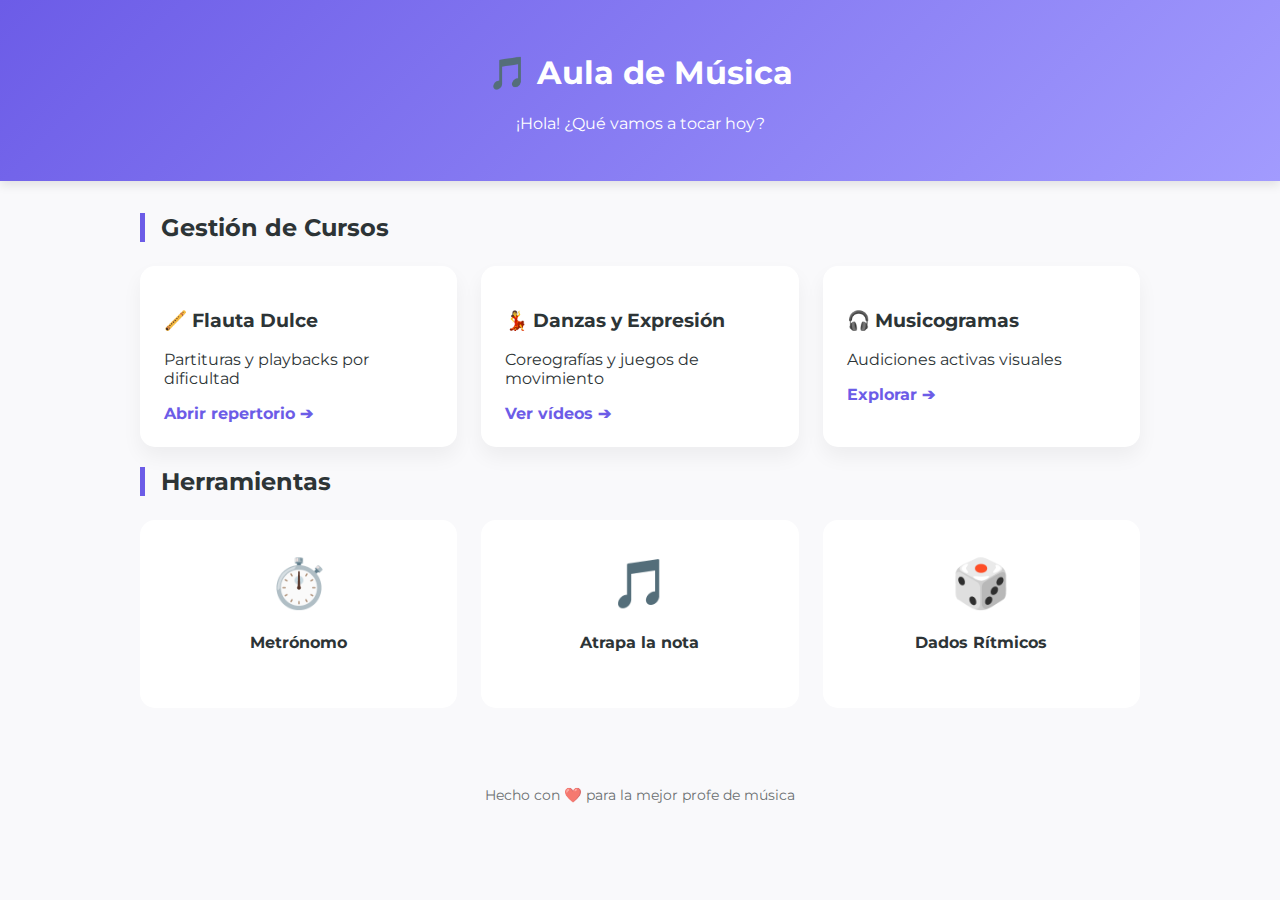
<file: index.html>
<!DOCTYPE html>
<html lang="es">
<head>
    <meta charset="UTF-8">
    <meta name="viewport" content="width=device-width, initial-scale=1.0">
    <title>Aula Musical | Panel de Control</title>
    <link rel="stylesheet" href="style.css">
    <link href="https://fonts.googleapis.com/css2?family=Montserrat:wght@400;700&display=swap" rel="stylesheet">
</head>
<body>

    <header>
        <h1>🎵 Aula de Música</h1>
        <p>¡Hola! ¿Qué vamos a tocar hoy?</p>
    </header>

    <main class="container">
        <section class="section">
            <h2>Gestión de Cursos</h2>
            <div class="grid">
                <a href="repertorio-flauta.html" class="card" style="text-decoration: none; color: inherit;">
                    <h3>🪈 Flauta Dulce</h3>
                    <p>Partituras y playbacks por dificultad</p>
                    <span style="color: var(--primary); font-weight: bold;">Abrir repertorio ➔</span>
                </a>
                
                <a href="danzas.html" class="card" style="text-decoration: none; color: inherit;">
                    <h3>💃 Danzas y Expresión</h3>
                    <p>Coreografías y juegos de movimiento</p>
                    <span style="color: var(--primary); font-weight: bold;">Ver vídeos ➔</span>
                </a>
                
                <a href="musicogramas.html" class="card" style="text-decoration: none; color: inherit;">
                    <h3>🎧 Musicogramas</h3>
                    <p>Audiciones activas visuales</p>
                    <span style="color: var(--primary); font-weight: bold;">Explorar ➔</span>
                </a>
            </div>
        </section>

        <section class="section">
            <h2>Herramientas</h2>
            <div class="tools-grid">
                <a href="herramientas/metronomo.html" class="tool-card">
                    <span>⏱️</span>
                    <h4>Metrónomo</h4>
                </a>
                <a href="herramientas/atrapa-la-nota.html" class="tool-card">
                    <span>🎵</span>
                    <h4>Atrapa la nota</h4>
                </a>
                <a href="herramientas/ritmos.html" class="tool-card">
                    <span>🎲</span>
                    <h4>Dados Rítmicos</h4>
                </a>
            </div>
        </section>
    </main>

    <footer>
        <p>Hecho con ❤️ para la mejor profe de música</p>
    </footer>

</body>
</html>
</file>
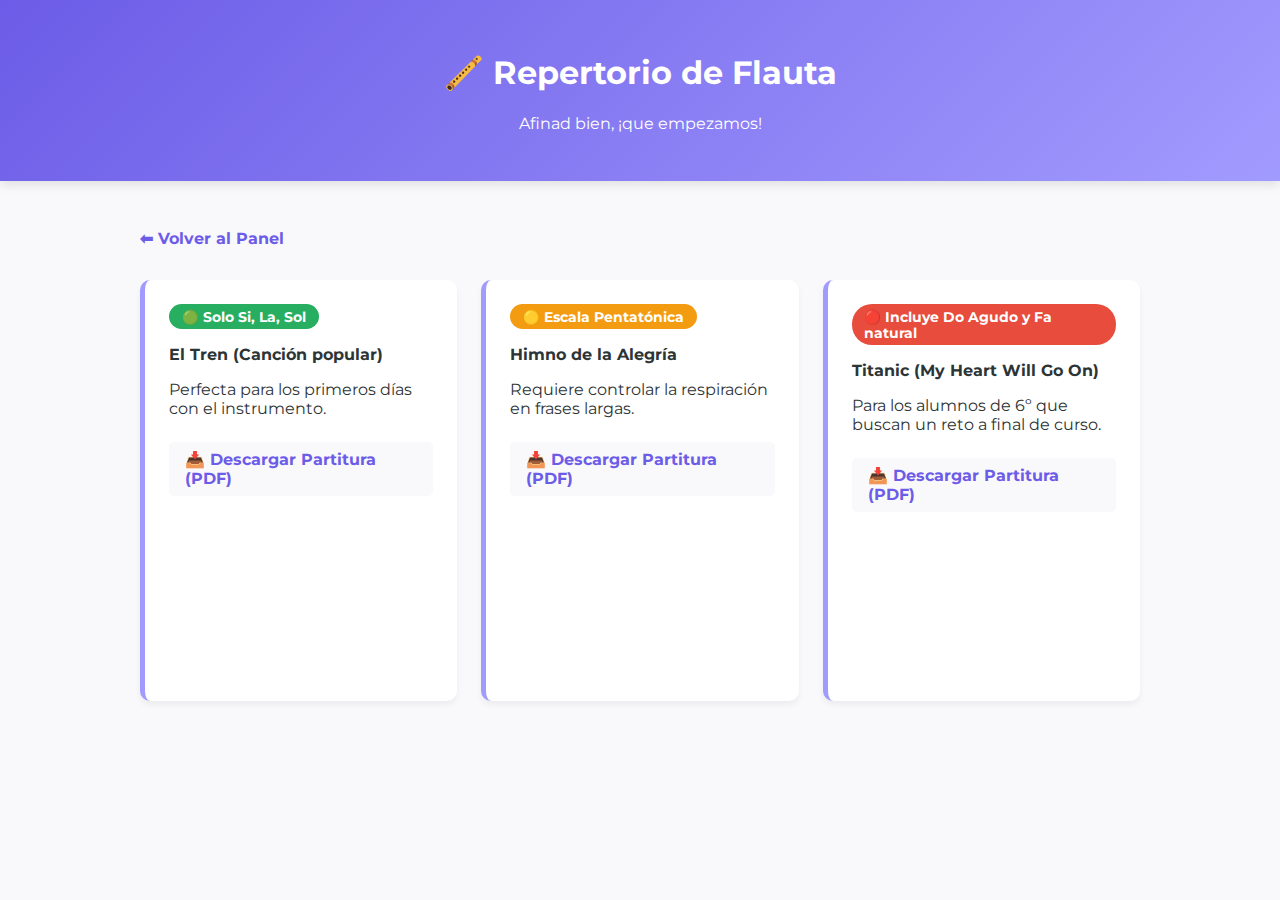
<file: repertorio-flauta.html>
<!DOCTYPE html>
<html lang="es">
<head>
    <meta charset="UTF-8">
    <meta name="viewport" content="width=device-width, initial-scale=1.0">
    <title>Flauta Dulce | Aula de Música</title>
    <link rel="stylesheet" href="style.css">
    <link href="https://fonts.googleapis.com/css2?family=Montserrat:wght@400;700&display=swap" rel="stylesheet">
</head>
<body>

    <header>
        <h1>🪈 Repertorio de Flauta</h1>
        <p>Afinad bien, ¡que empezamos!</p>
    </header>

    <main class="container">
        <a href="index.html" class="btn-volver">⬅ Volver al Panel</a>

        <div class="grid-canciones">
            
            <div class="recurso-item">
                <span class="etiqueta facil">🟢 Solo Si, La, Sol</span>
                <h4>El Tren (Canción popular)</h4>
                <p>Perfecta para los primeros días con el instrumento.</p>
                <a href="#" target="_blank">📥 Descargar Partitura (PDF)</a>
                
                <div class="video-responsive">
                    <iframe src="https://www.youtube.com/embed/ej_D3zQ-K_Q" allowfullscreen></iframe>
                </div>
            </div>

            <div class="recurso-item">
                <span class="etiqueta medio">🟡 Escala Pentatónica</span>
                <h4>Himno de la Alegría</h4>
                <p>Requiere controlar la respiración en frases largas.</p>
                <a href="#" target="_blank">📥 Descargar Partitura (PDF)</a>
                
                <div class="video-responsive">
                    <iframe src="https://www.youtube.com/watch?v=AbT9iBusCgM" allowfullscreen></iframe>
                </div>
            </div>

            <div class="recurso-item">
                <span class="etiqueta dificil">🔴 Incluye Do Agudo y Fa natural</span>
                <h4>Titanic (My Heart Will Go On)</h4>
                <p>Para los alumnos de 6º que buscan un reto a final de curso.</p>
                <a href="#" target="_blank">📥 Descargar Partitura (PDF)</a>
                
                <div class="video-responsive">
                    <iframe src="https://www.youtube.com/embed/k2RPKMJmSp0" allowfullscreen></iframe>
                </div>
            </div>

        </div>
    </main>

</body>
</html>
</file>
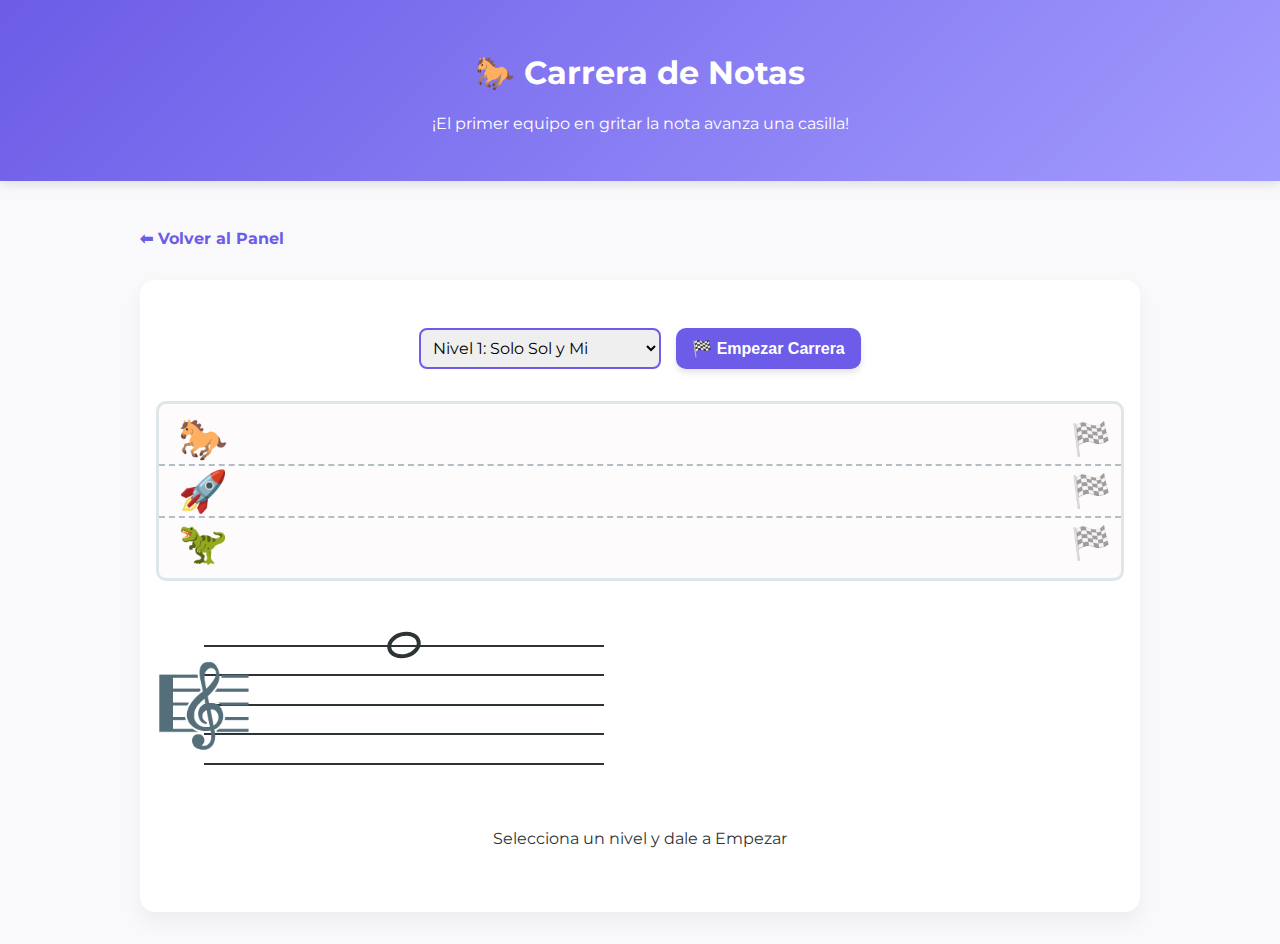
<file: herramientas/atrapa-la-nota.html>
<!DOCTYPE html>
<html lang="es">
<head>
    <meta charset="UTF-8">
    <meta name="viewport" content="width=device-width, initial-scale=1.0">
    <title>Carrera de Notas | Aula de Música</title>
    <link rel="stylesheet" href="../style.css">
    <link href="https://fonts.googleapis.com/css2?family=Montserrat:wght@400;700&display=swap" rel="stylesheet">
</head>
<body>

    <header>
        <h1>🐎 Carrera de Notas</h1>
        <p>¡El primer equipo en gritar la nota avanza una casilla!</p>
    </header>

    <main class="container">
        <a href="../index.html" class="btn-volver">⬅ Volver al Panel</a>

        <section class="juego-container" id="zona-juego">
            
            <div class="controles-carrera">
                <select id="selector-nivel">
                    <option value="1">Nivel 1: Solo Sol y Mi</option>
                    <option value="2">Nivel 2: Escala de Do a Do</option>
                    <option value="3">Nivel 3: Clave de Fa y Sol</option>
                </select>
                <button class="btn-nota" onclick="iniciarCarrera()" style="padding: 0.5rem 1rem; font-size: 1rem;">🏁 Empezar Carrera</button>
            </div>

            <div class="pista-carreras">
                <div class="carril">
                    <span class="meta">🏁</span>
                    <div class="caballo" id="caballo-1">🐎</div>
                </div>
                <div class="carril">
                    <span class="meta">🏁</span>
                    <div class="caballo" id="caballo-2">🚀</div>
                </div>
                <div class="carril">
                    <span class="meta">🏁</span>
                    <div class="caballo" id="caballo-3">🦖</div>
                </div>
            </div>

            <div class="pentagrama">
                <div id="clave-musical" class="clave">🎼</div>

                <div class="linea-pentagrama"></div>
                <div class="linea-pentagrama"></div>
                <div class="linea-pentagrama"></div>
                <div class="linea-pentagrama"></div>
                <div class="linea-pentagrama"></div>
                
                <div id="nota"></div>
            </div>

            <div id="mensaje-feedback" style="margin-bottom: 1rem;">Selecciona un nivel y dale a Empezar</div>

            <div class="botones-notas" id="contenedor-botones" style="display: none;">
                <button class="btn-nota equipo-1" onclick="avanzarEquipo(1)">+1 Equipo 🐎</button>
                <button class="btn-nota equipo-2" onclick="avanzarEquipo(2)">+1 Equipo 🚀</button>
                <button class="btn-nota equipo-3" onclick="avanzarEquipo(3)">+1 Equipo 🦖</button>
                <button class="btn-nota" style="background: #95a5a6;" onclick="mostrarRespuesta()">👀 Ver Respuesta</button>
            </div>
            
        </section>
    </main>

    <script src="atrapa-la-nota.js"></script>
</body>
</html>
</file>
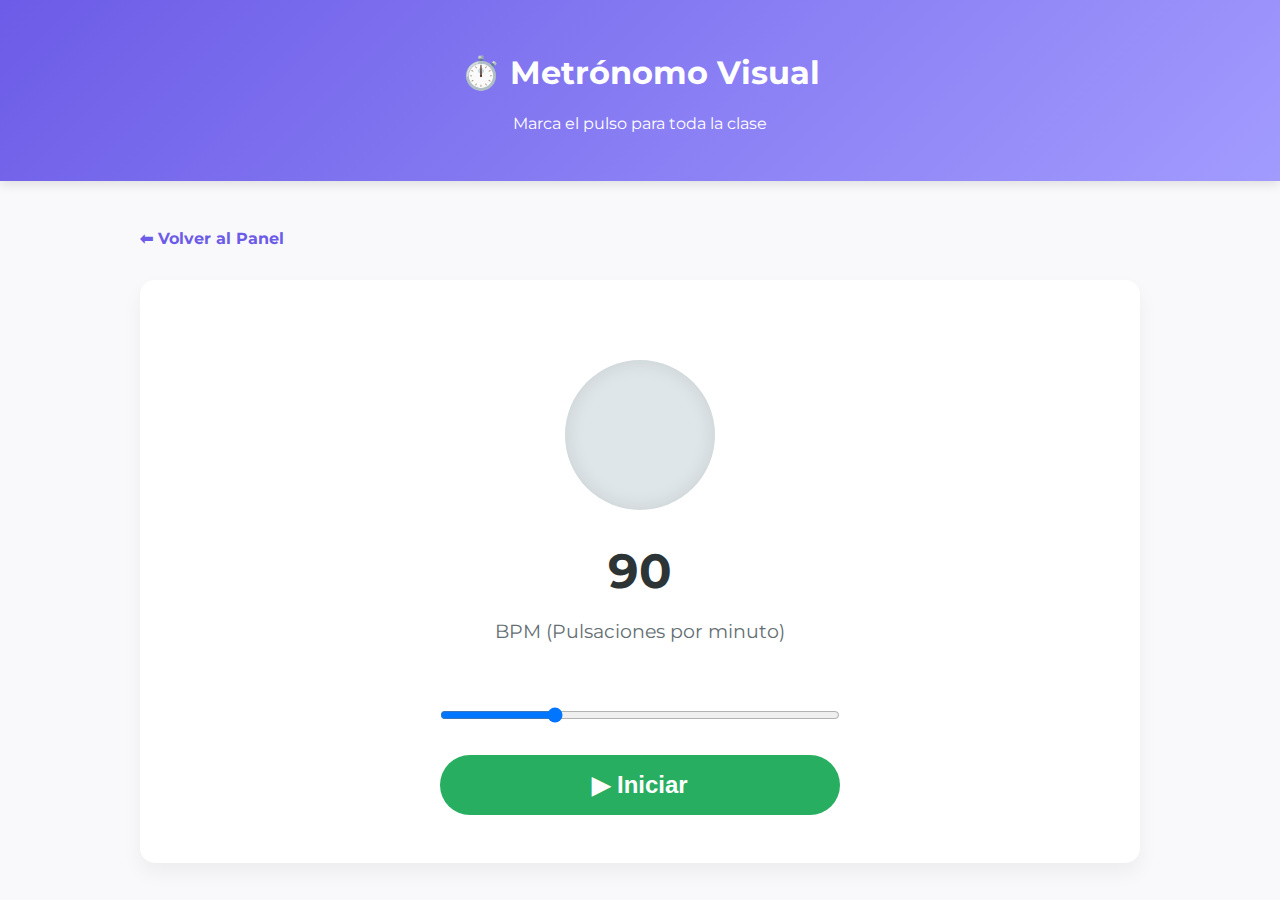
<file: herramientas/metronomo.html>
<!DOCTYPE html>
<html lang="es">
<head>
    <meta charset="UTF-8">
    <meta name="viewport" content="width=device-width, initial-scale=1.0">
    <title>Metrónomo | Aula de Música</title>
    <link rel="stylesheet" href="../style.css">
    <link href="https://fonts.googleapis.com/css2?family=Montserrat:wght@400;700&display=swap" rel="stylesheet">
    <style>
        /* Estilos específicos del metrónomo */
        .metronomo-container {
            text-align: center;
            background: white;
            padding: 3rem 2rem;
            border-radius: 15px;
            box-shadow: 0 10px 20px rgba(0,0,0,0.05);
            margin-top: 2rem;
            display: flex;
            flex-direction: column;
            align-items: center;
        }

        /* El círculo que parpadea al ritmo */
        .indicador-visual {
            width: 150px;
            height: 150px;
            background-color: #dfe6e9;
            border-radius: 50%;
            margin: 2rem auto;
            transition: all 0.1s ease;
            box-shadow: inset 0 0 20px rgba(0,0,0,0.1);
        }

        /* La clase que se activa en cada "golpe" */
        .indicador-visual.latido {
            background-color: var(--primary);
            transform: scale(1.1);
            box-shadow: 0 0 30px var(--primary);
        }

        /* Controles (Deslizador y Botón) */
        .controles {
            width: 100%;
            max-width: 400px;
        }

        #bpm-valor {
            font-size: 3rem;
            font-weight: bold;
            color: var(--text);
            margin: 0;
        }

        .bpm-label {
            color: #636e72;
            font-size: 1.2rem;
            margin-bottom: 2rem;
        }

        /* Estilo del slider (rango) */
        input[type=range] {
            width: 100%;
            margin: 2rem 0;
            cursor: pointer;
        }

        .btn-play {
            background: #27ae60;
            color: white;
            border: none;
            padding: 1rem 3rem;
            font-size: 1.5rem;
            font-weight: bold;
            border-radius: 50px;
            cursor: pointer;
            transition: background 0.2s, transform 0.1s;
            width: 100%;
        }

        .btn-play:hover {
            background: #219150;
        }

        .btn-play:active {
            transform: scale(0.95);
        }

        /* Botón en estado "Detener" */
        .btn-play.parar {
            background: #e74c3c;
        }
        
        .btn-play.parar:hover {
            background: #c0392b;
        }
    </style>
</head>
<body>

    <header>
        <h1>⏱️ Metrónomo Visual</h1>
        <p>Marca el pulso para toda la clase</p>
    </header>

    <main class="container">
        <a href="../index.html" class="btn-volver">⬅ Volver al Panel</a>

        <section class="metronomo-container">
            <div id="indicador" class="indicador-visual"></div>

            <div class="controles">
                <p id="bpm-valor">90</p>
                <p class="bpm-label">BPM (Pulsaciones por minuto)</p>

                <input type="range" id="bpm-slider" min="40" max="220" value="90">

                <button id="btn-play" class="btn-play" onclick="toggleMetronomo()">▶ Iniciar</button>
            </div>
        </section>
    </main>

    <script src="metronomo.js"></script>
</body>
</html>
</file>
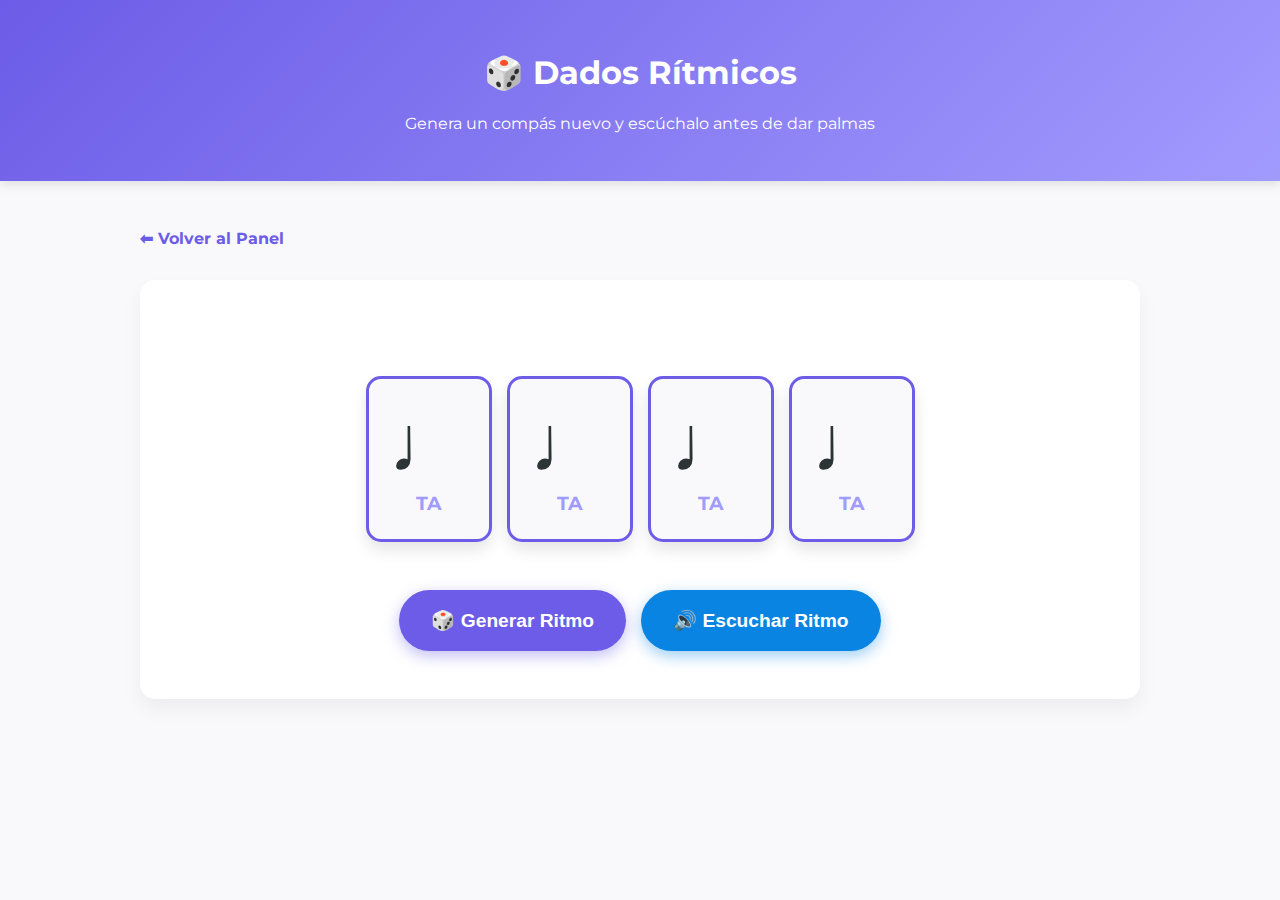
<file: herramientas/ritmos.html>
<!DOCTYPE html>
<html lang="es">
<head>
    <meta charset="UTF-8">
    <meta name="viewport" content="width=device-width, initial-scale=1.0">
    <title>Dados Rítmicos | Aula de Música</title>
    <link rel="stylesheet" href="../style.css">
    <link href="https://fonts.googleapis.com/css2?family=Montserrat:wght@400;700&display=swap" rel="stylesheet">
    <style>
        .ritmos-container {
            text-align: center;
            background: white;
            padding: 3rem 2rem;
            border-radius: 15px;
            box-shadow: 0 10px 20px rgba(0,0,0,0.05);
            margin-top: 2rem;
        }

        .mesa-dados {
            display: flex;
            justify-content: center;
            gap: 15px;
            margin: 3rem 0;
            flex-wrap: wrap;
        }

        .dado {
            background: #f9f9fb;
            border: 3px solid var(--primary);
            border-radius: 15px;
            width: 120px;
            height: 160px;
            display: flex;
            flex-direction: column;
            justify-content: center;
            align-items: center;
            box-shadow: 0 8px 15px rgba(0,0,0,0.1);
            transition: transform 0.4s ease, opacity 0.4s ease, background-color 0.2s, box-shadow 0.2s;
        }

        .dado.volteando {
            transform: rotateY(90deg) scale(0.9);
            opacity: 0.5;
        }

        /* --- NUEVO: EFECTO DE ILUMINACIÓN --- */
        .dado.activo {
            border-color: #27ae60;
            background-color: #e8f8f5; /* Un verde súper clarito */
            transform: scale(1.1); /* Se hace un poco más grande */
            box-shadow: 0 0 25px rgba(39, 174, 96, 0.5); /* Resplandor verde */
            z-index: 10;
        }

        .figura-musical {
            font-size: 5rem;
            color: var(--text);
            margin-bottom: 0.5rem;
            line-height: 1;
        }

        .sílaba-kodaly {
            font-size: 1.2rem;
            font-weight: bold;
            color: var(--secondary);
            text-transform: uppercase;
        }

        .botones-accion {
            display: flex;
            justify-content: center;
            gap: 15px;
            flex-wrap: wrap;
        }

        .btn-lanzar, .btn-escuchar {
            color: white;
            border: none;
            padding: 1.2rem 2rem;
            font-size: 1.2rem;
            font-weight: bold;
            border-radius: 50px;
            cursor: pointer;
            transition: transform 0.2s, background 0.2s, opacity 0.2s;
        }

        .btn-lanzar { background: var(--primary); box-shadow: 0 5px 15px rgba(108, 92, 231, 0.4); }
        .btn-lanzar:hover { background: #5a4bcf; transform: translateY(-3px); }
        
        .btn-escuchar { background: #0984e3; box-shadow: 0 5px 15px rgba(9, 132, 227, 0.4); }
        .btn-escuchar:hover:not(:disabled) { background: #076aba; transform: translateY(-3px); }
        
        .btn-lanzar:active, .btn-escuchar:active:not(:disabled) { transform: translateY(2px); }

        /* Botón desactivado para que no le den 20 veces */
        .btn-escuchar:disabled {
            background: #b2bec3;
            cursor: not-allowed;
            box-shadow: none;
            transform: none;
        }
    </style>
</head>
<body>

    <header>
        <h1>🎲 Dados Rítmicos</h1>
        <p>Genera un compás nuevo y escúchalo antes de dar palmas</p>
    </header>

    <main class="container">
        <a href="../index.html" class="btn-volver">⬅ Volver al Panel</a>

        <section class="ritmos-container">
            
            <div class="mesa-dados" id="contenedor-dados">
                <div class="dado"><span class="figura-musical">♩</span><span class="sílaba-kodaly">TA</span></div>
                <div class="dado"><span class="figura-musical">♩</span><span class="sílaba-kodaly">TA</span></div>
                <div class="dado"><span class="figura-musical">♩</span><span class="sílaba-kodaly">TA</span></div>
                <div class="dado"><span class="figura-musical">♩</span><span class="sílaba-kodaly">TA</span></div>
            </div>

            <div class="botones-accion">
                <button class="btn-lanzar" onclick="lanzarDados()">🎲 Generar Ritmo</button>
                <button class="btn-escuchar" id="btn-escuchar" onclick="reproducirRitmo()">🔊 Escuchar Ritmo</button>
            </div>
        </section>
    </main>
    <script src="ritmos.js"></script>
</body>
</html>
</file>
<file: style.css>
:root {
    --primary: #6c5ce7;
    --secondary: #a29bfe;
    --bg: #f9f9fb;
    --text: #2d3436;
    --white: #ffffff;
}

body {
    font-family: 'Montserrat', sans-serif;
    background-color: var(--bg);
    color: var(--text);
    margin: 0;
    padding: 0;
}

header {
    background: linear-gradient(135deg, var(--primary), var(--secondary));
    color: var(--white);
    padding: 2rem;
    text-align: center;
    box-shadow: 0 4px 10px rgba(0,0,0,0.1);
}

.container {
    max-width: 1000px;
    margin: 2rem auto;
    padding: 0 1rem;
}

h2 {
    border-left: 5px solid var(--primary);
    padding-left: 1rem;
    margin-bottom: 1.5rem;
}

/* Sistema de Rejilla */
.grid, .tools-grid {
    display: grid;
    gap: 1.5rem;
    grid-template-columns: repeat(auto-fit, minmax(250px, 1fr));
}

/* Tarjetas de Cursos */
.card {
    background: var(--white);
    padding: 1.5rem;
    border-radius: 15px;
    box-shadow: 0 10px 20px rgba(0,0,0,0.05);
    transition: transform 0.3s ease;
}

.card:hover {
    transform: translateY(-5px);
}

.card button {
    background: var(--primary);
    color: white;
    border: none;
    padding: 0.6rem 1rem;
    border-radius: 8px;
    cursor: pointer;
    font-weight: bold;
}

/* Botones de Herramientas */
.tool-card {
    background: var(--white);
    text-align: center;
    padding: 2rem;
    border-radius: 15px;
    cursor: pointer;
    border: 2px solid transparent;
    transition: all 0.3s;
}

.tool-card span {
    font-size: 3rem;
    display: block;
    margin-bottom: 1rem;
}

.tool-card:hover {
    border-color: var(--primary);
    background: #f0efff;
}

footer {
    text-align: center;
    padding: 2rem;
    font-size: 0.9rem;
    opacity: 0.7;
}

/* Quitar estilos por defecto de los enlaces en las tarjetas */
a.tool-card {
    text-decoration: none;
    color: inherit;
    display: block; /* Para que todo el recuadro sea clickable */
}

/* Botón de volver atrás */
.btn-volver {
    display: inline-block;
    margin-top: 1rem;
    color: var(--primary);
    text-decoration: none;
    font-weight: bold;
    transition: transform 0.2s ease;
}

.btn-volver:hover {
    transform: translateX(-5px); /* Pequeño efecto de moverse a la izquierda */
}

/* Caja temporal para donde irán las herramientas */
.caja-herramienta {
    margin-top: 2rem;
    padding: 4rem 2rem;
    text-align: center;
    border: 3px dashed #dfe6e9;
    border-radius: 15px;
    color: #b2bec3;
    font-style: italic;
}

/* Estilos para recursos (PDFs y Audios) */
.recurso-item {
    background: white;
    padding: 1.5rem;
    border-radius: 10px;
    border-left: 5px solid var(--secondary);
    margin-bottom: 1rem;
    box-shadow: 0 4px 6px rgba(0,0,0,0.05);
}

.recurso-item h4 {
    margin: 0 0 0.5rem 0;
}

.recurso-item a {
    display: inline-block;
    background: var(--bg);
    padding: 0.5rem 1rem;
    border-radius: 5px;
    text-decoration: none;
    color: var(--primary);
    font-weight: bold;
    margin-top: 0.5rem;
    transition: background 0.2s;
}

.recurso-item a:hover {
    background: #dfe6e9;
}

/* Truco para que los vídeos de YouTube se adapten al tamaño de la pantalla */
.video-responsive {
    position: relative;
    padding-bottom: 56.25%; /* Proporción 16:9 */
    height: 0;
    overflow: hidden;
    border-radius: 10px;
    margin-top: 1rem;
}

.video-responsive iframe {
    position: absolute;
    top: 0;
    left: 0;
    width: 100%;
    height: 100%;
    border: none;
}

/* Etiquetas de Dificultad */
.etiqueta {
    display: inline-block;
    padding: 0.3rem 0.8rem;
    border-radius: 20px;
    font-size: 0.85rem;
    font-weight: bold;
    color: white;
    margin-bottom: 1rem;
}

.etiqueta.facil { background-color: #27ae60; }   /* Verde */
.etiqueta.medio { background-color: #f39c12; }   /* Naranja */
.etiqueta.dificil { background-color: #e74c3c; } /* Rojo */

/* Ajuste para la cuadrícula de canciones */
.grid-canciones {
    display: grid;
    gap: 1.5rem;
    grid-template-columns: repeat(auto-fit, minmax(300px, 1fr));
    margin-top: 2rem;
}

/* --- ESTILOS CARRERA DE NOTAS --- */
.controles-carrera {
    display: flex;
    justify-content: center;
    gap: 15px;
    margin-bottom: 2rem;
}

#selector-nivel {
    padding: 0.5rem;
    font-size: 1rem;
    border-radius: 8px;
    border: 2px solid var(--primary);
    font-family: inherit;
}

.pista-carreras {
    background: #fdfbfb;
    border: 3px solid #dfe6e9;
    border-radius: 10px;
    padding: 10px 0;
    margin-bottom: 2rem;
    position: relative;
    overflow: hidden;
}

.carril {
    height: 50px;
    border-bottom: 2px dashed #b2bec3;
    position: relative;
    display: flex;
    align-items: center;
}

.carril:last-child {
    border-bottom: none;
}

.meta {
    position: absolute;
    right: 10px;
    font-size: 2rem;
    opacity: 0.5;
}

.caballo {
    font-size: 2.5rem;
    position: absolute;
    left: 2%; /* Empiezan en el 2% */
    transition: left 0.5s cubic-bezier(0.175, 0.885, 0.32, 1.275); /* Efecto de saltito al avanzar */
    z-index: 2;
}

.clave {
    position: absolute;
    left: -40px;
    top: 50%;
    transform: translateY(-50%);
    font-size: 5rem;
    line-height: 1;
}

/* Colores para los botones de equipos */
.equipo-1 { background-color: #e67e22; }
.equipo-2 { background-color: #9b59b6; }
.equipo-3 { background-color: #27ae60; }

.equipo-1:hover { background-color: #d35400; }
.equipo-2:hover { background-color: #8e44ad; }
.equipo-3:hover { background-color: #2ecc71; }

/* --- ESTILOS QUE FALTABAN (Pentagrama, Notas y Botones) --- */
.juego-container {
    text-align: center;
    background: white;
    padding: 3rem 1rem;
    border-radius: 15px;
    box-shadow: 0 10px 20px rgba(0,0,0,0.05);
    margin-top: 2rem;
    position: relative;
}

.pentagrama {
    position: relative;
    width: 100%;
    max-width: 400px;
    /* Esto le devuelve la altura para que las líneas se separen */
    height: 120px; 
    /* El margen izquierdo deja espacio para la clave de Sol/Fa */
    margin: 4rem auto 4rem 3rem; 
    display: flex;
    flex-direction: column;
    justify-content: space-between;
}

.linea-pentagrama {
    width: 100%;
    height: 2px;
    background-color: #2d3436;
}

#nota {
    position: absolute;
    left: 50%;
    width: 26px;
    height: 18px;
    background-color: transparent;
    border: 4px solid #2d3436; 
    border-radius: 50%;
    transform: translate(-50%, -50%) rotate(-15deg); 
    transition: top 0.3s cubic-bezier(0.175, 0.885, 0.32, 1.275), background-color 0.2s;
}

#nota.con-linea-adicional::after {
    content: '';
    position: absolute;
    top: 50%;
    left: -30%;
    width: 160%;
    height: 3px;
    background-color: #2d3436;
    transform: translateY(-50%) rotate(15deg); 
    border-radius: 2px;
}

/* Le devolvemos el diseño chulo a los botones */
.botones-notas {
    display: flex;
    justify-content: center;
    gap: 10px;
    flex-wrap: wrap;
    margin-top: 1.5rem;
    min-height: 60px; 
}

.btn-nota {
    background: var(--primary);
    color: white;
    border: none;
    padding: 0.8rem 1.5rem;
    font-size: 1.1rem;
    font-weight: bold;
    border-radius: 10px;
    cursor: pointer;
    transition: transform 0.1s, background 0.2s;
    box-shadow: 0 4px 6px rgba(0,0,0,0.1);
}

.btn-nota:hover {
    transform: translateY(-2px);
}

.btn-nota:active {
    transform: translateY(2px);
}

/* Ajuste fino para la clave musical */
.clave {
    position: absolute;
    left: -50px;
    top: 50%;
    transform: translateY(-50%);
    font-size: 5rem;
    line-height: 1;
}
</file>
